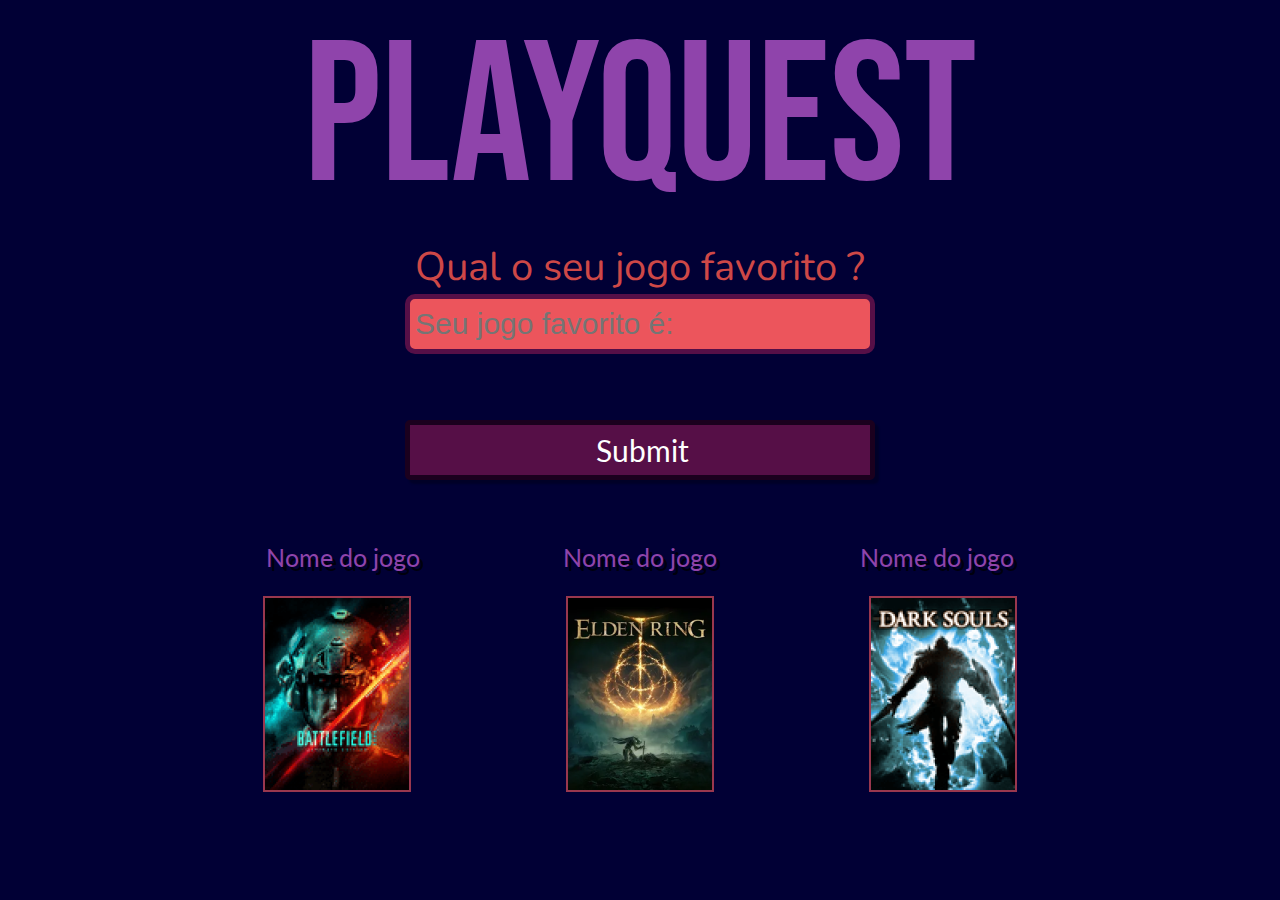
<file: index.html>
<!DOCTYPE html>
 <html lang="en">
 <head>
    <meta charset="UTF-8">
    <meta name="viewport" content="width=device-width, initial-scale=1.0">
    <title>Document</title>
    <link rel="stylesheet" href="style.css">

    <!--Importação das fontes do site-->
    <!----> <link rel="preconnect" href="https://fonts.googleapis.com">
    <!----> <link rel="preconnect" href="https://fonts.gstatic.com" crossorigin>
    <!----> <link href="https://fonts.googleapis.com/css2?family=Bebas+Neue&family=Lato:ital,wght@0,100;0,300;0,400;0,700;0,900;1,100;1,300;1,400;1,700;1,900&family=Nunito:ital,wght@0,200..1000;1,200..1000&family=Playfair+Display:ital,wght@0,400..900;1,400..900&display=swap" rel="stylesheet">

 </head>
 <body>
    <header>
        <h1>PlayQuest</h1>
        <h3>Qual o seu jogo favorito ?</h3>
    </header>

    <div class="formulario">
      <form action="GET">
         <input class="text"  placeholder="Seu jogo favorito é:"         type="text">
         <input class="submit" type="submit">
       </form>
    </div>

   <div class="container">
       <div class="div1">Nome do jogo</div>
       <div class="div2">Nome do jogo</div>
       <div class="div3">Nome do jogo</div>
   </div>

    <footer>
        <img src="./imagens/banner1.png" alt="banner1">
        <img src="./imagens/banner2.png" alt="banner2">
        <img src="./imagens/banner3.png" alt="banner3">
    </footer>

 </body>
 </html>
</file>
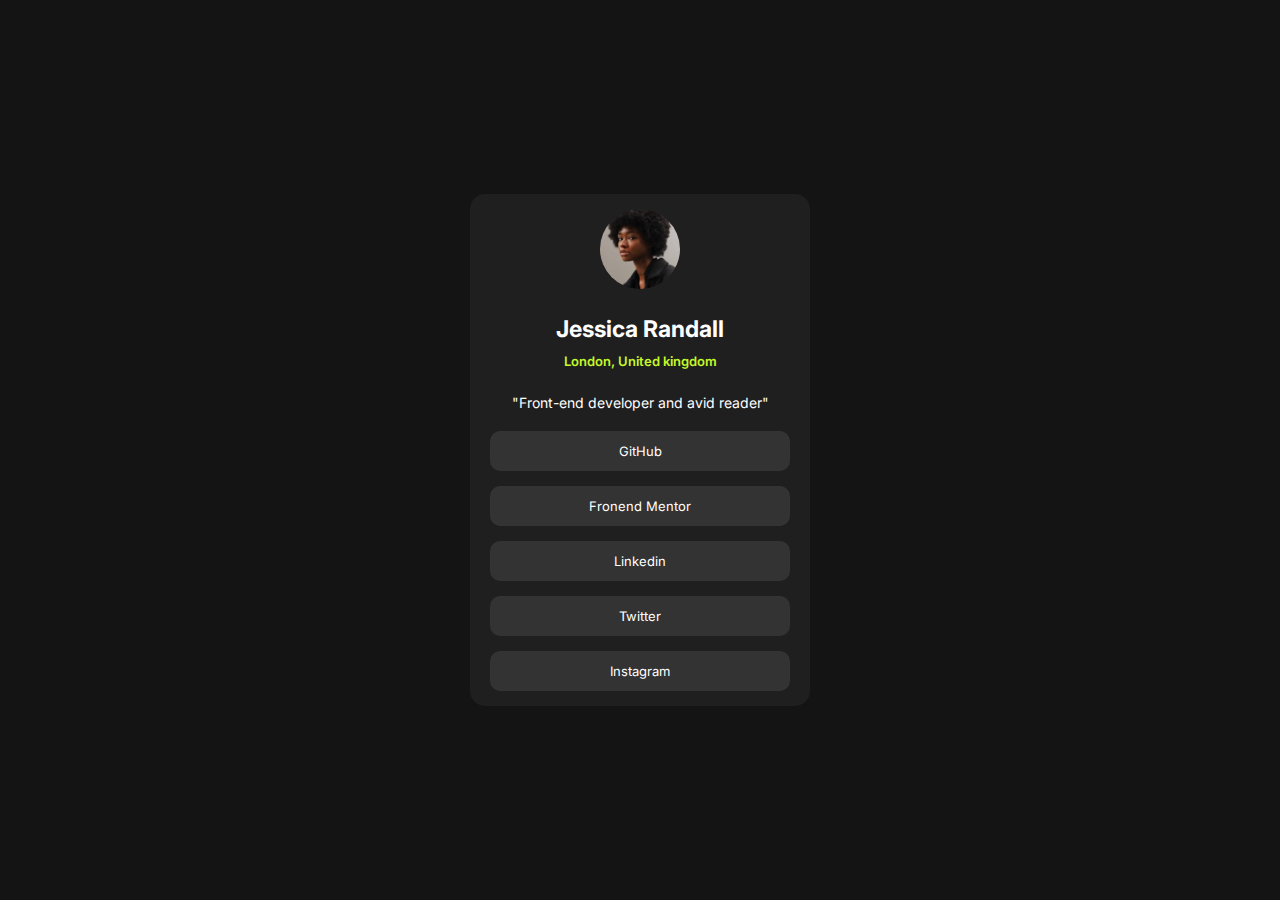
<file: Perfil-Links-Sociais/index.html>
<!DOCTYPE html>
<html lang="en">
<head>
  <meta charset="UTF-8">
  <meta name="viewport" content="width=device-width, initial-scale=1.0"> <!-- displays site properly based on user's device -->
  <link rel="stylesheet" href="style.css">
  <title>Frontend Mentor | Social links profile</title>
</head>
<body>

<main>
  <header>
    <img src="./avatar.jpeg" alt="">
    <h1>Jessica Randall</h1>
    <h3>London, United kingdom</h3>
  </header>

<p>"Front-end developer and avid reader"</p>

<section>
  <ul>
    <li><a href="#">GitHub</a></li>

    <li><a href="#">Fronend Mentor</a></li>

    <li><a href="#">Linkedin</a></li>

    <li><a href="#">Twitter</a></li>

    <li><a href="#">Instagram</a></li>
  </ul>
</section>
</main>

</body>
</html>
</file>
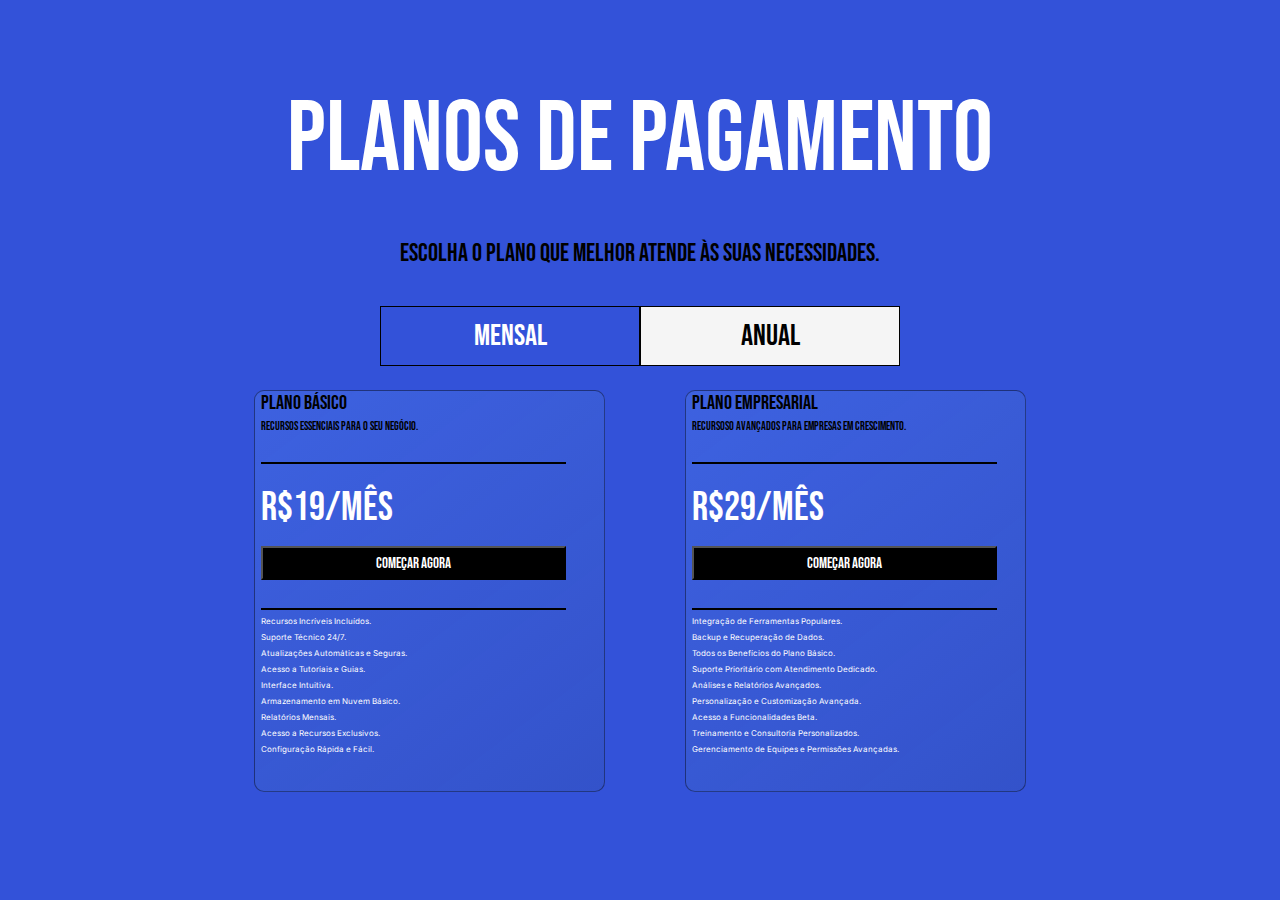
<file: Plano de pagamento/index.html>
<!DOCTYPE html>
 <html lang="en">
 <head>
     <meta charset="UTF-8">
     <meta name="viewport" content="width=device-width, initial-scale=1.0">
     <link rel="stylesheet" href="style.css">
     <title>Document</title>

        <!--Código de importação de fontes do sites-->
 <!----><link rel="preconnect" href="https://fonts.googleapis.com">
 <!----><link rel="preconnect" href="https://fonts.gstatic.com" crossorigin>
 <!----><link href="https://fonts.googleapis.com/css2?family=Bebas+Neue&family=Inter:ital,opsz,wght@0,14..32,100..900;1,14..32,100..900&display=swap" rel="stylesheet">

 </head>
 <body>

 <header class="Titulos-iniciais">
    <h1 class="Titulo-inicial">Planos de pagamento</h1>
    <h3 class="subtitulo-inicial">Escolha o plano que melhor atende às suas necessidades.</h3>
 </header>


 <section class="planos">
   <button class="Mensal">Mensal</button>
   <button class="Anual">Anual</button>
 </section>


<div class="container">
 <!--Nésta seção estão localizados os planos de pagamento-->

 <section class="Plano-básico">
         <div class="Basic">
             <header class="header-do-plano-basico">
                <h1 class="first-title-basic">Plano básico</h1>
                <h3 class="subtitle-basic">Recursos essenciais para o seu negócio.</h3>
             </header>
            <hr class="linha">

          <p class="price-basic">R$19/mês</p>

          <!--Botão do plano básico-->
          <button class="button-basic">Começar agora</button>  
          <hr>


         <ul class="Basic-benefits">
           <li>Recursos Incríveis Incluídos.</li>

           <li>Suporte Técnico 24/7.</li>

           <li>Atualizações Automáticas e Seguras.</li>

           <li>Acesso a Tutoriais e Guias.</li>

           <li>Interface Intuitiva.</li>

           <li>Armazenamento em Nuvem Básico.</li>

           <li>Relatórios Mensais.</li>

           <li>Acesso a Recursos Exclusivos.</li>

           <li>Configuração Rápida e Fácil.</li>
         </ul> 

         </div>
     </section>

<!--Aqui termina a seção do plano básico-->



<!--Aqui é a secão do plano empresarial-->

     <section class="Plano-Empresarial">
         <div class="Business">
           <header class="business-header">
              <h1 class="first-titlte-business">Plano Empresarial</h1>
              <h3 class="subtitle-business">Recursoso avançados para empresas em crescimento.</h3>
            </header>
            <hr>

            <p class="price-business">R$29/mês</p>

            <!--Botão do plano empresarial-->
            <button class="button-business">Começar agora</button>
            <hr class="linha">

           <ul class="business-benefits">
              <li>Integração de Ferramentas Populares.</li>

                 <li>Backup e Recuperação de Dados.</li>

                 <li>Todos os Benefícios do Plano Básico.</li>

                 <li>Suporte Prioritário com Atendimento Dedicado.</li>

                 <li>Análises e Relatórios Avançados.</li>

                 <li>Personalização e Customização Avançada.</li>

                 <li>Acesso a Funcionalidades Beta.</li>

                 <li>Treinamento e Consultoria Personalizados.</li>

                 <li>Gerenciamento de Equipes e Permissões Avançadas.</li>
            </ul>

         </div>
     </section>

<!--Aqui termina a seção do plano empresarial-->

</div>

    
 </body>
 </html>
</file>
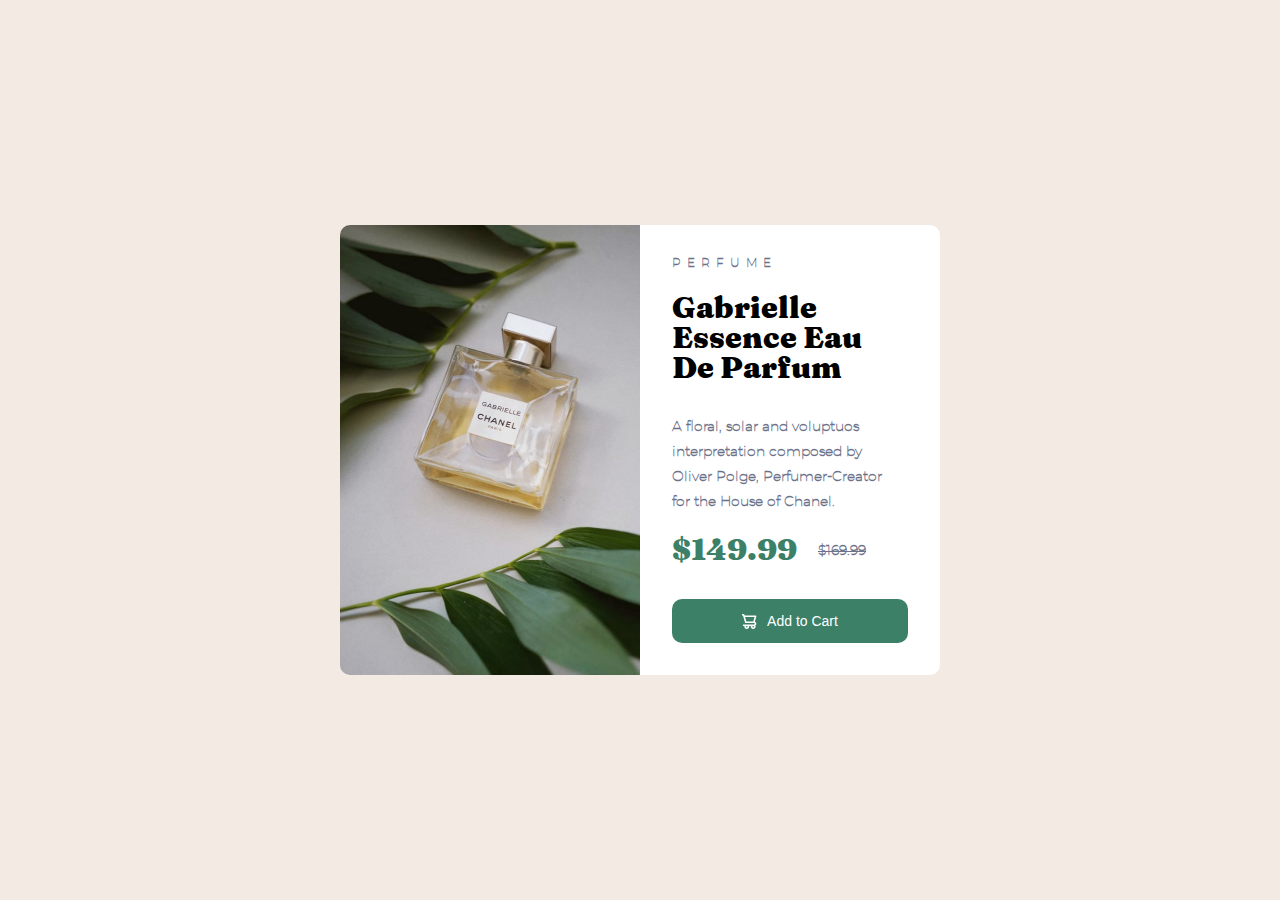
<file: Product-Preview-Card/index.html>
<!DOCTYPE html>
<html lang="en">

<head>
    <meta charset="UTF-8">
    <meta name="viewport" content="width=device-width, initial-scale=1.0">
    <link rel="stylesheet" href="style.css">
    <title>Product Preview Card</title>
</head>

<body>
    <div class="div-product">
    </div>


    <div class="container-conteudo">
        <h3>Perfume</h3>

        <h1>
            Gabrielle Essence
            Eau De Parfum
        </h1>

        <p>
            A floral, solar and voluptuos
            interpretation composed by
            Oliver Polge, Perfumer-Creator
            for the House of Chanel.
        </p>

        <div class="preços">
            <h1>$149.99</h1>
            <h5>$169.99</h5>
        </div>

            <button>
                <img src="./imagens/icon-cart.svg" alt="">
                Add to Cart
            </button>
          
        
    </div>
</body>

</html>
</file>
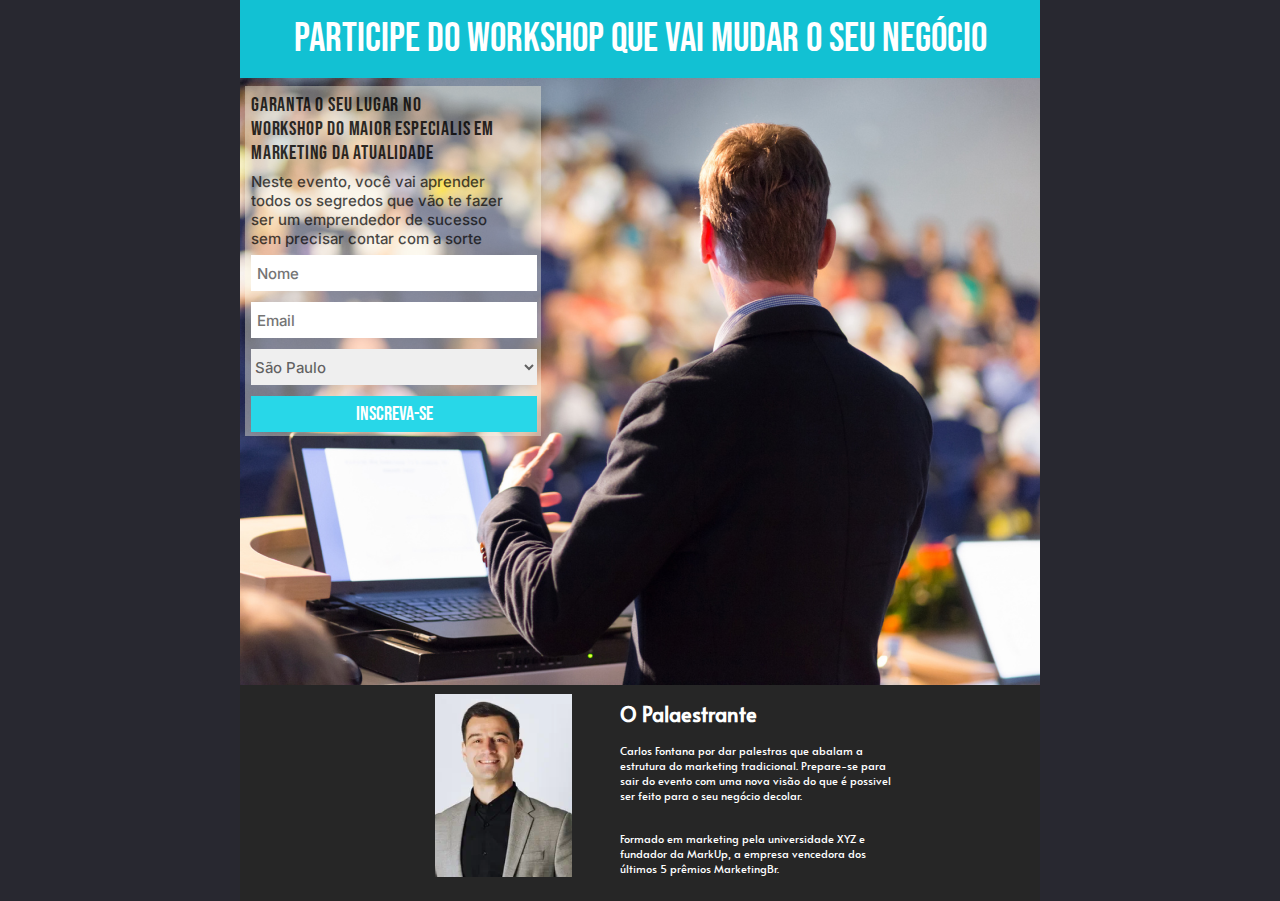
<file: Projeto página de captura/index.html>
<!DOCTYPE html>
<html lang="en">

<head>
    <meta charset="UTF-8">
    <meta name="viewport" content="width=device-width, initial-scale=1.0">
    <title>Document</title>
    <link rel="stylesheet" href="style.css">

    <!--Importação das fontes do site-->
    <link rel="preconnect" href="https://fonts.googleapis.com">
    <link rel="preconnect" href="https://fonts.gstatic.com" crossorigin>
    <link
        href="https://fonts.googleapis.com/css2?family=Alata&family=Bebas+Neue&family=Inter:ital,opsz,wght@0,14..32,100..900;1,14..32,100..900&display=swap"
        rel="stylesheet">


</head>

<body>


    <header class="inicio-da-pagina">
        <h1>
            Participe do workshop que vai mudar o seu negócio
        </h1>
    </header>

    <div class="container-do-conteudo">

        <div class="container-formulario">

            <section class="conteudo">

                <header class="header-conteudo">
                    <h1>
                        Garanta o seu lugar
                        no workshop do maior especialis em marketing da atualidade
                    </h1>
                    <p>
                        Neste evento, você vai aprender todos os segredos que vão te
                        fazer ser um emprendedor de sucesso sem precisar contar com a sorte
                    </p>
                </header>

                <form action="#">
                    <input type="text" name="nome" placeholder="Nome">
                    <input type="text" name="email" placeholder="Email">
                    <select name="" id="">
                        <option value="SP">São Paulo</option>
                        <option value="RJ">Rio de Janeiro</option>
                        <option value="MG">Minas Gerais</option>
                        <option value="ES">Espirito Santo</option>
                    </select>
                    <input type="submit" value="Inscreva-se">
                </form>

            </section>

        </div>

    </div>

    <footer>
        <img src="./imagens/image 2.png" alt="">
        <h1>O Palaestrante</h1>
        <p class="intro">
            Carlos Fontana por dar palestras
            que abalam a estrutura do marketing tradicional.
            Prepare-se para sair do evento com uma nova
            visão do que é possivel ser feito para o seu
            negócio decolar.
        </p>
        <p class="desfecho">
            Formado em marketing pela universidade XYZ
            e fundador da MarkUp, a empresa vencedora dos
            últimos 5 prêmios MarketingBr.
        </p>
    </footer>






</body>

</html>
</file>
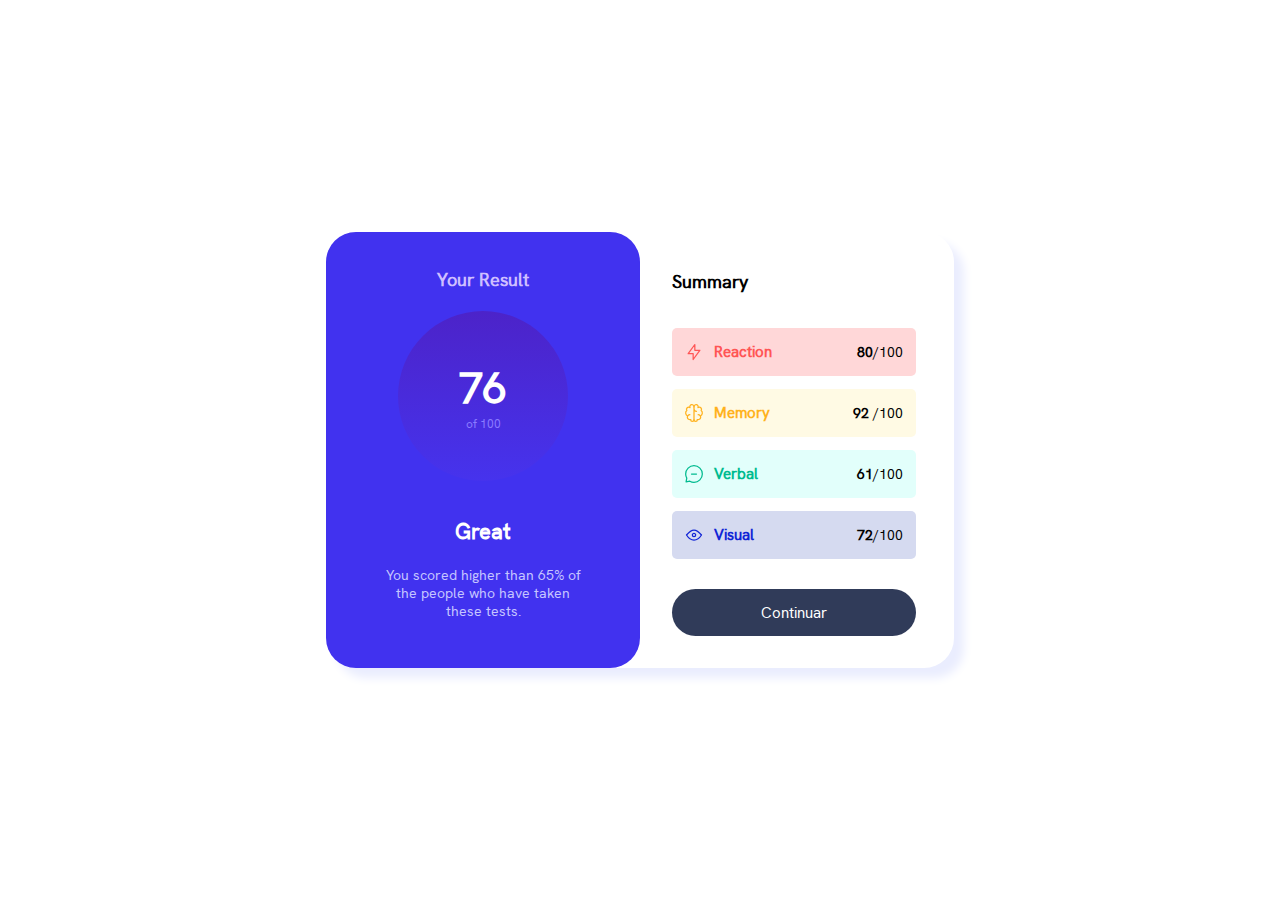
<file: Results-summary-component/index.html>
<!DOCTYPE html>
<html lang="en">

<head>
    <meta charset="UTF-8">
    <meta name="viewport" content="width=device-width, initial-scale=1.0">
    <link rel="shortcut icon" href="images/favicon-32x32.png" type="image/x-icon">
    <link rel="stylesheet" href="style.css">
    <title>Document</title>
</head>

<body>


    <div class="container-principal">
        <div class="container1">

            <h3>Your Result</h3>


            <div class="circle">
                <h1>76</h1>
                <p>of 100</p>
            </div>

            <div class="text-result">
                <h2>Great</h2>

                <p>
                    You scored higher than 65% of
                    the people who have taken
                    these tests.
                </p>
            </div>

        </div>

        <div class="container2">

            <h2>Summary</h2>

            <div class="container-summary">
                <div class="summary">

                    <div class=" item reaction">

                        <img src="./images/icon-reaction.svg" alt="">

                        <h3>Reaction</h3>

                        <p><b>80</b>/100</p>

                    </div>



                    <div class=" item memory">

                        <img src="./images/icon-memory.svg" alt="">

                        <h3>Memory</h3>
                        <p><b>92 </b>/100</p>



                    </div>



                    <div class=" item verbal">

                        <img src="./images/icon-verbal.svg" alt="">

                        <h3>Verbal</h3>
                        <p><b>61</b>/100</p>



                    </div>



                    <div class=" item visual">

                        <img src="./images/icon-visual.svg" alt="">
                        <h3>Visual</h3>
                        <p><b>72</b>/100</p>

                    </div>


                </div>
            </div>
            <button>Continuar</button>
        </div>
    </div>


</body>

</html>
</file>
<file: style.css>
:root{
    --backgroun-color:#010035;
    --title-color:#8F44AB;
    --title2-color:#CE4847;
    --input-text-color: #EC555C;
    --stroke-input-color:#560F47;
    --submit-color:#BB1F5C;
    --stroke-submit-color:#1B001E;
}

*{
    padding: 0;
    margin: 0;
}

body{
    background-color: var(--backgroun-color);
}


header{
    display: flex;
    flex-direction: column;
    align-items: center;
}

header h1{
    color: var(--title-color);
    font-family: "Bebas Neue", sans-serif;
    font-size: 200px;
    font-weight: 400;
}

header h3{
    color: var(--title2-color);
    font-family: "Nunito", sans-serif;
    font-size: 40px;
    font-weight: 400;
}

.formulario{
    display: flex;
    justify-content: center;
    align-items: center;
}

form{
    display: flex;
    flex-direction: column;
    gap: 66px;
}


form .text{
    border-radius: 10px;
    border: 5px solid var(--stroke-input-color);
    width: 470px;
    height: 60px;
    background-color: var(--input-text-color);
    font-size: 30px;
    font-weight: 400;
    padding-left: 5px;
    color: #fff;
    box-sizing: border-box;
}


form .submit{
    border-radius: 5px;
    border: 5px solid var(--stroke-submit-color);
    background-color: var(--stroke-input-color);
    box-shadow: 4px 4px 2px 0px rgba(0, 0, 0, 0.25);
    width: 470px;
    height: 60px;
    color: #fff;
    font-family: "Lato", sans-serif;
    font-size: 30px;
    font-weight: 400;
    box-sizing: border-box;
    padding-left: 5px;
   
}

.container{
    display: flex;
    gap: 143px;
    margin-top: 62px;
    margin-bottom: 24px;
}

div{
    display: flex;
    justify-content: center;
    align-items: center;
    font-family: "Lato", sans-serif;
    font-size: 25px;
    font-weight: 400;
    color: var(--title-color);
    text-shadow: 4px 4px 0px rgba(0, 0, 0, 0.75);
}




footer{
    gap: 155px;
    display: flex;
    justify-content: center;
    margin-bottom:15px ;
}
</file>
<file: Perfil-Links-Sociais/style.css>
@import url('https://fonts.googleapis.com/css2?family=Inter:ital,opsz,wght@0,14..32,100..900;1,14..32,100..900&display=swap');

*{    
    padding: 0;
    margin: 0;
}

:root{
    --Green: hsl(75, 94%, 57%);
    --White: hsl(0, 0%, 100%);
    --Grey: hsl(0, 0%, 20%);
    --DarkGrey: hsl(0, 0%, 12%);
    --OffBlack: hsl(0, 0%, 8%);
}


body{
    font-family: "Inter", sans-serif;
    background-color: var(--OffBlack);
    display: flex;
    justify-content: center; 
    align-items: center;
    height: 100vh;
    box-sizing: border-box;
    
}

main{
    background-color: var(--DarkGrey);
    width: 340px;
    height: 512px;
    text-align: center;
    border-radius: 15px;
    overflow: hidde;
    
}

header img{
    border-radius: 90px;
    width: 80px;
    height: 80px;
    margin-top: 15px;
    margin-bottom: 22px;
}


header h1{
    font-size: 23px;
    margin-bottom: 10px;
    font-weight: 700;
    color: var(--White);
}

header h3{
    font-size: 13px;
    font-weight: 600;
    margin-bottom: 25px;
    color: var(--Green);
}



p{
    font-size: 14px;
    font-weight: 400;
    margin-bottom: 20px;
    color: var(--White);
}



ul{
    list-style: none;
    display: flex;
    flex-direction: column;
    gap: 15px;
}

a{
    margin-left: auto;
    margin-right: auto;
    background-color: var(--Grey);
    color: var(--White);
    width: 300px;
    height: 40px;
    border-radius: 10px;
    display: flex;
    justify-content: center;
    align-items: center;
    text-decoration: none;
    font-size: 13px;
    font-weight: 400;
}



a:hover{
    background-color: var(--Green);
    color: black;
}
</file>
<file: Plano de pagamento/style.css>
:root{
    --main-color:#3352D9;
    --button-color:#F5F5F5;
    --gradient-color:#375590;
}

*{
    padding: 0;
    margin: 0;
}


body{
    background-color: var(--main-color);
}

.Titulos-iniciais{
   display: flex;
   flex-direction: column;
   align-items: center;
   font-family: "Bebas Neue", sans-serif;
   gap: 38px;
   margin-top: 80px;
}


.Titulo-inicial{
    font-size: 100px;
    font-weight: 400;
    color: #ffff;
   
}

.subtitulo-inicial{
    font-size: 25px;
    font-weight: 400;
}



.planos{
    margin-top: 37px;
    display: flex;
    justify-content: center;
}


.Mensal{
    width: 260px;
    height: 60px;
    border: solid 1px #000;
    background: var(--main-color);
    color: #ffff;
    font-family: "Bebas Neue", sans-serif;
    font-size: 30px;
    font-weight: 400;
}

.Anual{
    width: 260px;
    height: 60px;
    border: solid 1px #000;
    background: #F5F5F5;
    font-family: "Bebas Neue", sans-serif;
    font-size: 30px;
    font-weight: 400;
}




.Plano-básico{
    font-family: "Bebas Neue", sans-serif;
    width: 349px;
    height: 400px;
    border-radius: 10px;
    border: 1px solid rgba(0, 0, 0, 0.40);
    background: linear-gradient(143deg, rgba(94, 145, 246, 0.25) 0%, rgba(55, 85, 144, 0.20) 100%);
    overflow: hidden;
   
}


.first-title-basic{
    font-size: 20px;
    font-weight: 400;
}


.subtitle-basic{
    font-size: 12px;
    font-weight: 400;
    margin-top: 4px;
    margin-bottom: 28px;
}

.price-basic{
    font-size: 40px;
    font-weight: 400;
    color: #ffff;
    margin-top: 20px;
    margin-bottom: 7px;
}

.button-basic{
    width: 305px;
    height: 34px;
    background-color: #000;
    color: #ffff;
    font-size: 15px;
    font-family: "Bebas Neue", sans-serif;
    margin-top: 7px;
    margin-bottom: 28px;
}


.Basic-benefits{
    font-size: 8px;
    font-weight: 400;
    color: #ffff;
    gap: 6px;
    font-family: "Inter", sans-serif;
}



.Plano-Empresarial{
    font-family: "Bebas Neue", sans-serif;
    width: 339px;
    height: 400px;
    border-radius: 10px;
    border: 1px solid rgba(0, 0, 0, 0.40);
    background: linear-gradient(143deg, rgba(94, 145, 246, 0.25) 0%, rgba(55, 85, 144, 0.20) 100%);
    overflow: hidden;
}

.first-titlte-business{
    font-size: 20px;
    font-weight: 400;
}

.subtitle-business{
    font-size: 12px;
    font-weight: 400;
    margin-top: 4px;
    margin-bottom: 28px;
}



.price-business{
    font-size: 40px;
    font-weight: 400;
    color: #ffff;
    margin-top: 20px;
    margin-bottom: 7px;
}


.button-business{
    width: 305px;
    height: 34px;
    background-color: #000;
    color: #ffff;
    font-size: 15px;
    font-family: "Bebas Neue", sans-serif;
    margin-top: 7px;
    margin-bottom: 28px;
}



.business-benefits{
    color: #ffff;
    font-family: "Inter", sans-serif;
    font-size: 8px;
    font-weight: 400;
    gap: 6px;
    
}


li{
    margin-top: 6px;
}

.container{
    display: flex;
    gap: 80px;
    justify-content: center;
    margin-top: 24px;
}



hr{
    background-color: #000;
    height: 2px;
    width: 305px;
    border: 0;
}

.Basic{
    margin-left: 6px;
}


.Business{
    margin-left: 6px;
}

ul {
   list-style: none;
   
}
</file>
<file: Product-Preview-Card/style.css>
* {
    margin: 0;
    padding: 0;
}

@font-face {
    font-family: 'montserratthin';
    src: url('./fonts/montserrat-variablefont_wght-webfont.woff') format('woff2'),
        url('./fonts/montserrat-variablefont_wght-webfont.woff2') format('woff');
    font-weight: normal;
    font-style: normal;

}

@font-face {
    font-family: 'frauncesblack';
    src: url('./fonts/fraunces-variablefont_softwonkopszwght-webfont.woff') format('woff2'),
        url('./fonts/fraunces-variablefont_softwonkopszwght-webfont.woff2') format('woff');
    font-weight: normal;
    font-style: normal;

}

body {
    height: 100vh;
    display: flex;
    align-items: center;
    justify-content: center;
    background-color: #F3EAE3;
    font-weight: normal;
}


.div-product {
    width: 300px;
    height: 450px;
    background-image: url(./imagens/image-product-desktop.jpg);
    background-position: center;
    background-size: contain;
    border-radius: 10px 0px 0px 10px;
}

.container-conteudo {
    display: flex;
    flex-direction: column;
    width: 300px;
    height: 450px;
    border-radius: 0px 10px 10px 0px;
    padding: 32px;
    background-color: #ffffff;
    box-sizing: border-box;
}

h3 {
    font-family: 'montserratthin';
    font-size: 12px;
    letter-spacing: 6px;
    margin-bottom: 25px;
    font-weight: 700;
    text-transform: uppercase;
    color: #6c7289;
}

h1 {
    font-family: 'frauncesblack';
    font-weight: 700;
    font-size: 30px;
    width: 191px;
    margin-bottom: 31px;
    line-height: 30px;
    
   
}

p {
    font-family: 'montserratthin';
    font-size: 14px;
    font-weight: 700;
    line-height: 25px;
    margin-bottom: 40px;
    width: 222px;
    height: 81px;
    color: #6c7289;

}

.preços {
    display: flex;
    align-items: center;
    position: relative;
    margin-bottom: 33px;
}

.preços h1 {
    font-size: 30px;
    margin: 0;
    color: #3c8067;
}

.preços h5 {
    font-family: 'montserratthin';
    position: absolute;
    text-decoration: line-through;
    font-size: 14px;
    left: 146px;
   font-weight: 700;
   color: #6c7289;
}




button{
    display: flex;
    align-items: center;
    justify-content: center;
    gap: 10px;
    font-family: sans-serif;
    font-size: 14px;
    height:48px;
    width:  236px;
    font-weight: 500;
    background-color: #3c8067;;
    color: #ffffff;
    border: 0;
    border-radius: 10px;
}

button:hover{
    background-color: #1A4031;
}


img{
    width: 15px;
    height: 15px;
   
}
</file>
<file: Projeto página de captura/style.css>
* {
    margin: 0;
    padding: 0;
}



body {
    background-color: #282830;
}



.inicio-da-pagina {
    background-color: rgba(16, 210, 229, 0.90);
    width: 800px;
    height: 78px;
    margin-left: auto;
    margin-right: auto;
    color: #FFF;
    text-align: center;
    box-sizing: border-box;


}

.inicio-da-pagina h1 {
    font-size: 40.931px;
    font-weight: 400;
    font-family: "Bebas Neue", sans-serif;
    line-height: 78px;

}

.container-do-conteudo {
    background-image: url(./imagens/image\ 1.png);
    width: 800px;
    height: 607px;
    margin-left: auto;
    margin-right: auto;
    box-sizing: border-box;
    padding-left: 5px;
    padding-top: 8px;
}




.container-formulario {
    background: rgba(255, 252, 230, 0.40);
    width: 296px;
    height: 350px;
    font-size: 20px;
    box-sizing: border-box;
    padding-left: 6px;
    padding-top: 7px;

}

.header-conteudo {
    display: flex;
    flex-direction: column;
    gap: 7px;
}



.header-conteudo h1 {
    width: 245px;
    height: 72px;
    font-family: "Bebas Neue", sans-serif;
    font-size: 20px;
    font-weight: 400;
    letter-spacing: 0.8px;
    opacity: 0.8;
}


.header-conteudo p {
    width: 253px;
    height: 72px;
    font-family: "Inter", sans-serif;
    font-size: 15px;
    font-weight: 500;
    opacity: 0.7;

}


form {
    margin-top: 11px;
    display: flex;
    flex-direction: column;
    gap: 11px;

}

input[type="text"] {
    width: 286px;
    height: 36px;
    font-family: "Inter", sans-serif;
    font-size: 15px;
    font-weight: 500;
    color: rgba(0, 0, 0, 0.60);
    padding-left: 6px;
    box-sizing: border-box;
    border-radius: 0;
    border: 0;

}


select {
    width: 286px;
    height: 36px;
    font-family: "Inter", sans-serif;
    font-size: 15px;
    font-weight: 500;
    color: rgba(0, 0, 0, 0.60);
    border-radius: 0;
    border: 0;


}


input[type="submit"] {
    width: 286px;
    height: 36px;
    background: #28D7E8;
    border-radius: 0;
    border: 0;
    margin-bottom: 11px;
    font-family: "Bebas Neue", sans-serif;
    font-size: 20px;
    color: #FFF;
    font-weight: 400;

}

footer {
    font-family: "Alata", sans-serif;
    font-weight: 400;
    background-color: #262626;
    height: 216px;
    width: 800px;
    position: relative;
    color: #FFF;
    margin-left: auto;
    margin-right: auto;
}

footer img {
    width: 137px;
    height: 183px;
    position: absolute;
    top: 9px;
    left: 195px;
}

footer h1 {
    font-size: 20px;
    width: 138px;
    height: 28px;
    position: absolute;
    top: 15px;
    left: 380px;
}

footer .intro {
    width: 273px;
    height: 73px;
    font-size: 11px;
    position: absolute;
    top: 58px;
    left: 380px;

}


footer .desfecho {
    width: 251px;
    height: 42px;
    position: absolute;
    top: 146px;
    left: 380px;
    font-size: 11px;
    font-weight: 400;
}
</file>
<file: Results-summary-component/style.css>
* {
    margin: 0;
    padding: 0;
    font-family: 'hanken_groteskregular';
}

@font-face {
    font-family: 'hanken_groteskregular';
    src: url('./fonts/hankengrotesk-variablefont_wght-webfont.woff') format('woff2'),
        url('./fonts/hankengrotesk-variablefont_wght-webfont.woff2') format('woff');
    font-weight: normal;
    font-style: normal;
}


body {
    font-family: sans-serif;
    height: 100vh;
    display: flex;
    justify-content: center;
    align-items: center;
}



.container-principal{
    display: flex;
    border-radius: 30px;
    box-shadow: 10px 10px 10px #EAEDFE;
}
/* Começo do container 1 */

.container1 {
    display: flex;
    flex-direction: column;
    justify-content: center;
    align-items: center;
    position: relative;
    box-sizing: border-box;
    background-color: #4132EF;
    color: #fff;
    border-radius: 30px;
    width: 314px;
    height: 436px;
}

.container1 h3 {
    position: absolute;
    top: 36px;
    font-size: 18px;
    color: #CFBFFF;
}


.circle {
    display: flex;
    flex-direction: column;
    justify-content: center;
    align-items: center;
    margin-top: 32px;
    border-radius: 90px;
    width: 170px;
    height: 170px;
    background: linear-gradient(to bottom, #4C23C9, #4633ED);
}



.circle h1 {
    font-size: 43px;
}



.circle p {
    font-size: 12px;
    color: #8A7BFF;
}



.text-result {
    display: flex;
    flex-direction: column;
    align-items: center;
}

.text-result h2 {
    margin-top: 36px;
    font-size: 22px;
}

.text-result p {
    width: 210px;
    height: 55px;
    margin-top: 20px;
    font-size: 14px;
    text-align: center;
    color: #C5C5FF;

}

/* final do container1 */




/*  Começo do container2  */



.container2 {

    width: 314px;
    height: 436px;
    border-radius: 30px;
    padding-top: 38px;
    padding-left: 32px;
   
    box-sizing: border-box;

}

.container2>h2 {
    font-size: 18px;
    margin-bottom: 35px;
}

.item {
    width: 244px;
    height: 48px;
    border-radius: 5px;
    margin-bottom: 13px;
    display: flex;
    
    justify-content: space-between;
    align-items: center;
}

.item > h3 {
    flex-grow: 1;
    margin-left: 10px;
    font-size: 15px;


}


.item > p{
    margin-right: 13px;
    font-size: 14px;
}

.reaction {
    background-color: #FFD7D8;
}



.reaction>h3 {
    color: #F55;
}


.memory{
    background-color: #FFFAE4;
}

.memory > h3{
    color: #FFB21E;
}


.verbal{
    background-color: #E2FFFB;
}


.verbal > h3{
    color: #00BB8F;
}

.visual{
    background-color: #D5DAF0;
}


.visual > h3{
    color: #1125D6;
}



img {
    width: 20px;
    height: 20px;
    margin-left: 12px;
}



button{
    font-size: 15px;
    background-color: #303B59;
    border: 0;
    border-radius: 25px;
    width: 244px;
    height: 47px;
    margin-top: 17px;
    color: #fff;
}
</file>
